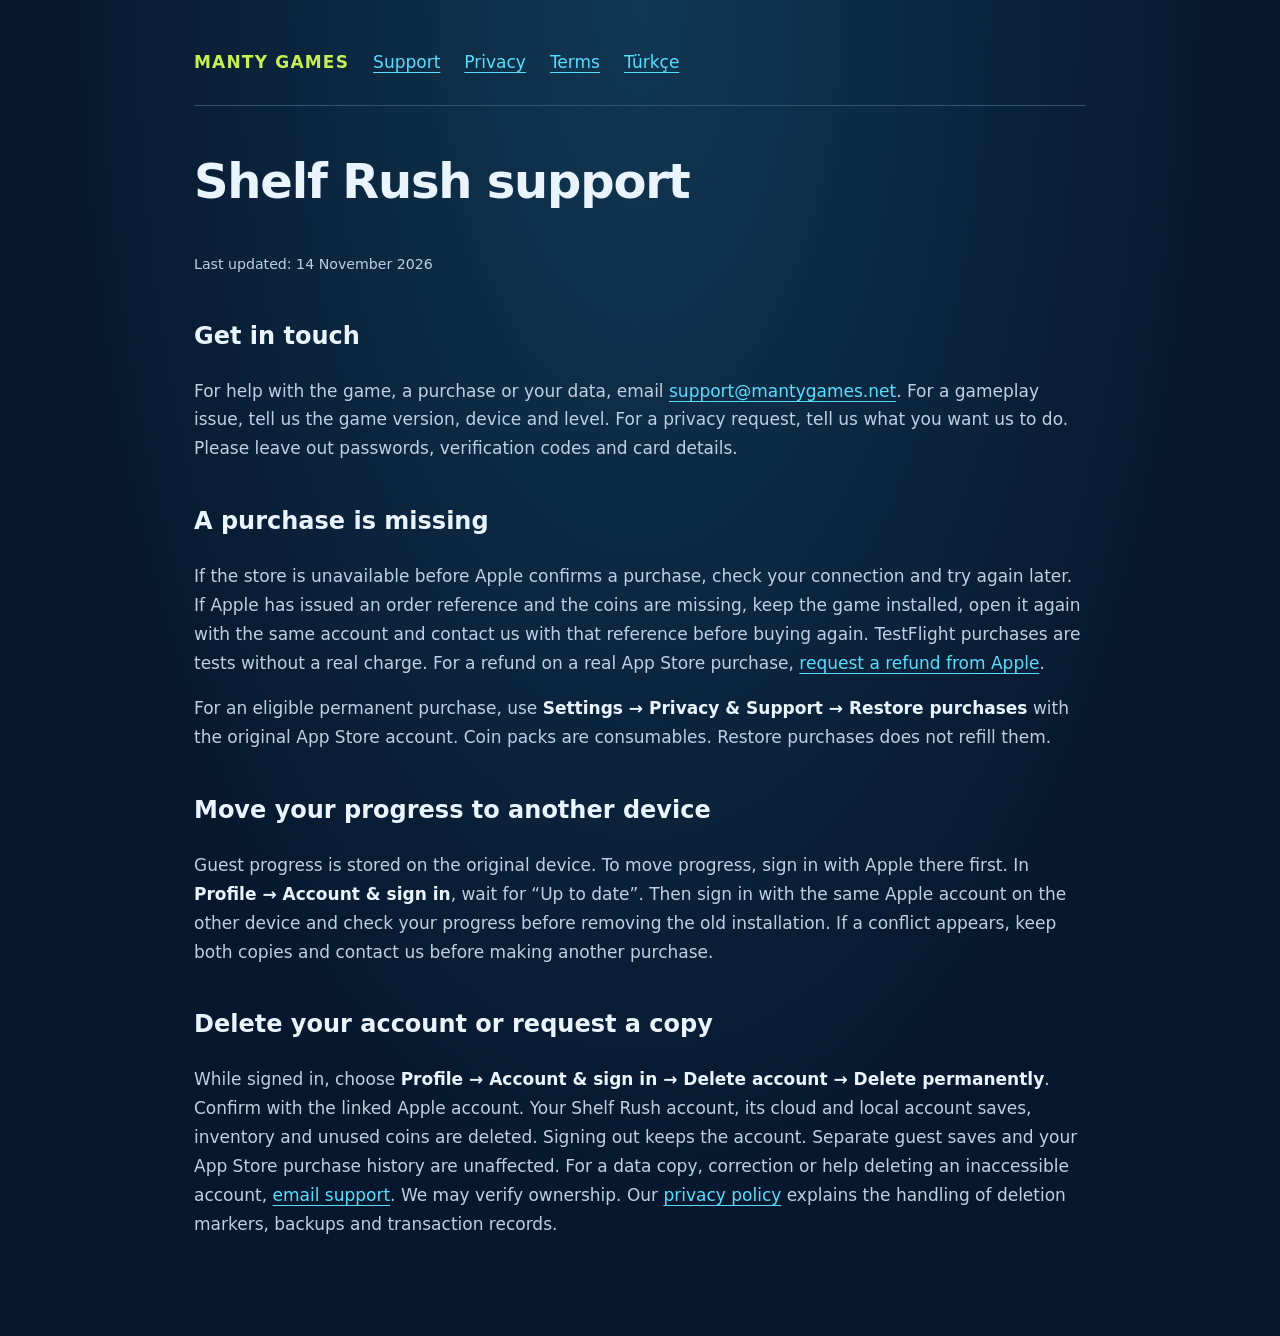
<file: index.html>
<!doctype html>
<html lang="en"><head><meta charset="utf-8"><meta name="viewport" content="width=device-width,initial-scale=1"><title>Manty Games — Support / Destek</title><link rel="stylesheet" href="style.css"><link rel="canonical" href="https://mantygames.net/support.html"><meta name="referrer" content="no-referrer"><meta http-equiv="Content-Security-Policy" content="default-src 'none'; style-src 'self'; img-src 'self' data:; base-uri 'none'; form-action 'none'; object-src 'none'"></head>
<body><main>
<section id="tr" lang="tr">
<nav aria-label="Gezinme"><a class="brand" href="https://mantygames.net/">MANTY GAMES</a><a href="https://mantygames.net/support.html#tr">Destek</a><a href="privacy.html#tr">Gizlilik</a><a href="terms.html#tr">Koşullar</a><a href="#en" lang="en">English</a></nav>
<h1>Shelf Rush desteği</h1>
<p><small>Son güncelleme: 14 Kasım 2026</small></p>
<h2>Bize ulaş</h2>
<p>Oyun, satın alma veya verilerinle ilgili yardım için <a href="mailto:support@mantygames.net">support@mantygames.net</a> adresine yazabilirsin. Bir oyun hatası için sürümü, cihaz modelini ve bölümü belirt. Gizlilik talebinde hangi işlemi istediğini yazman yeterli. Şifre, doğrulama kodu veya kart bilgisi gönderme.</p>
<h2>Satın aldığım ürün gelmedi</h2>
<p>Apple satın alımı onaylamadan önce mağazaya ulaşılamadığı uyarısını görürsen bağlantını kontrol edip daha sonra tekrar dene. Apple sipariş referansı verdiği hâlde coinler eksikse oyunu silmeden aynı hesapla yeniden aç. Yeniden satın almadan önce sipariş referansınla bize yaz. TestFlight alımları deneme amaçlıdır ve ücret alınmaz. Gerçek bir App Store ödemesinin iadesi için <a href="https://reportaproblem.apple.com/">Apple’a başvur</a>.</p>
<p>Uygun bir kalıcı satın alımı geri getirmek için alımı yaptığın App Store hesabıyla <strong>Ayarlar → Gizlilik ve Destek → Satın alımları yükle</strong> yolunu kullan. Coin paketleri tüketilebilir üründür. Bu düğme coin paketini yeniden vermez.</p>
<h2>İlerlememi başka cihaza nasıl taşırım?</h2>
<p>Misafir ilerlemesi oynadığın cihazda saklanır. İlerlemeyi taşımak için önce bu cihazda Apple ile giriş yap. <strong>Profil → Hesap ve giriş</strong> ekranında “Güncel” yazısını bekle. Ardından diğer cihazda aynı Apple hesabıyla giriş yap. Eski cihazdan oyunu kaldırmadan önce ilerlemeni kontrol et. Kayıt çakışması görürsen iki kurulumu da sakla ve yeni bir satın alım yapmadan önce bize yaz.</p>
<h2>Hesabımı silmek veya verilerimin kopyasını almak istiyorum</h2>
<p>Giriş yapmışken <strong>Profil → Hesap ve giriş → Hesabı sil → Kalıcı olarak sil</strong> yolunu izle. İstendiğinde bağlı Apple hesabınla onayla. Shelf Rush hesabın, ona ait bulut ve yerel kayıtlar, envanter ve kullanılmamış coinler silinir. Çıkış yapmak hesabı korur. Ayrı misafir kayıtların ve App Store işlem geçmişin bu işlemden etkilenmez. Veri kopyası, düzeltme veya erişemediğin bir hesabı silmek için <a href="mailto:support@mantygames.net">desteğe yaz</a>. Hesap sahipliğini doğrulamamız gerekebilir. Silme işareti, yedekler ve işlem kayıtlarının nasıl ele alındığını <a href="privacy.html#tr">gizlilik politikasında</a> bulabilirsin.</p>
</section>
<section id="en" lang="en">
<nav aria-label="Navigation"><a class="brand" href="https://mantygames.net/">MANTY GAMES</a><a href="https://mantygames.net/support.html#en">Support</a><a href="privacy.html#en">Privacy</a><a href="terms.html#en">Terms</a><a href="#tr" lang="tr">Türkçe</a></nav>
<h1>Shelf Rush support</h1>
<p><small>Last updated: 14 November 2026</small></p>
<h2>Get in touch</h2>
<p>For help with the game, a purchase or your data, email <a href="mailto:support@mantygames.net">support@mantygames.net</a>. For a gameplay issue, tell us the game version, device and level. For a privacy request, tell us what you want us to do. Please leave out passwords, verification codes and card details.</p>
<h2>A purchase is missing</h2>
<p>If the store is unavailable before Apple confirms a purchase, check your connection and try again later. If Apple has issued an order reference and the coins are missing, keep the game installed, open it again with the same account and contact us with that reference before buying again. TestFlight purchases are tests without a real charge. For a refund on a real App Store purchase, <a href="https://reportaproblem.apple.com/">request a refund from Apple</a>.</p>
<p>For an eligible permanent purchase, use <strong>Settings → Privacy &amp; Support → Restore purchases</strong> with the original App Store account. Coin packs are consumables. Restore purchases does not refill them.</p>
<h2>Move your progress to another device</h2>
<p>Guest progress is stored on the original device. To move progress, sign in with Apple there first. In <strong>Profile → Account &amp; sign in</strong>, wait for “Up to date”. Then sign in with the same Apple account on the other device and check your progress before removing the old installation. If a conflict appears, keep both copies and contact us before making another purchase.</p>
<h2 id="delete-account">Delete your account or request a copy</h2>
<p>While signed in, choose <strong>Profile → Account &amp; sign in → Delete account → Delete permanently</strong>. Confirm with the linked Apple account. Your Shelf Rush account, its cloud and local account saves, inventory and unused coins are deleted. Signing out keeps the account. Separate guest saves and your App Store purchase history are unaffected. For a data copy, correction or help deleting an inaccessible account, <a href="mailto:support@mantygames.net">email support</a>. We may verify ownership. Our <a href="privacy.html#en">privacy policy</a> explains the handling of deletion markers, backups and transaction records.</p>
</section>
</main></body></html>
</file>
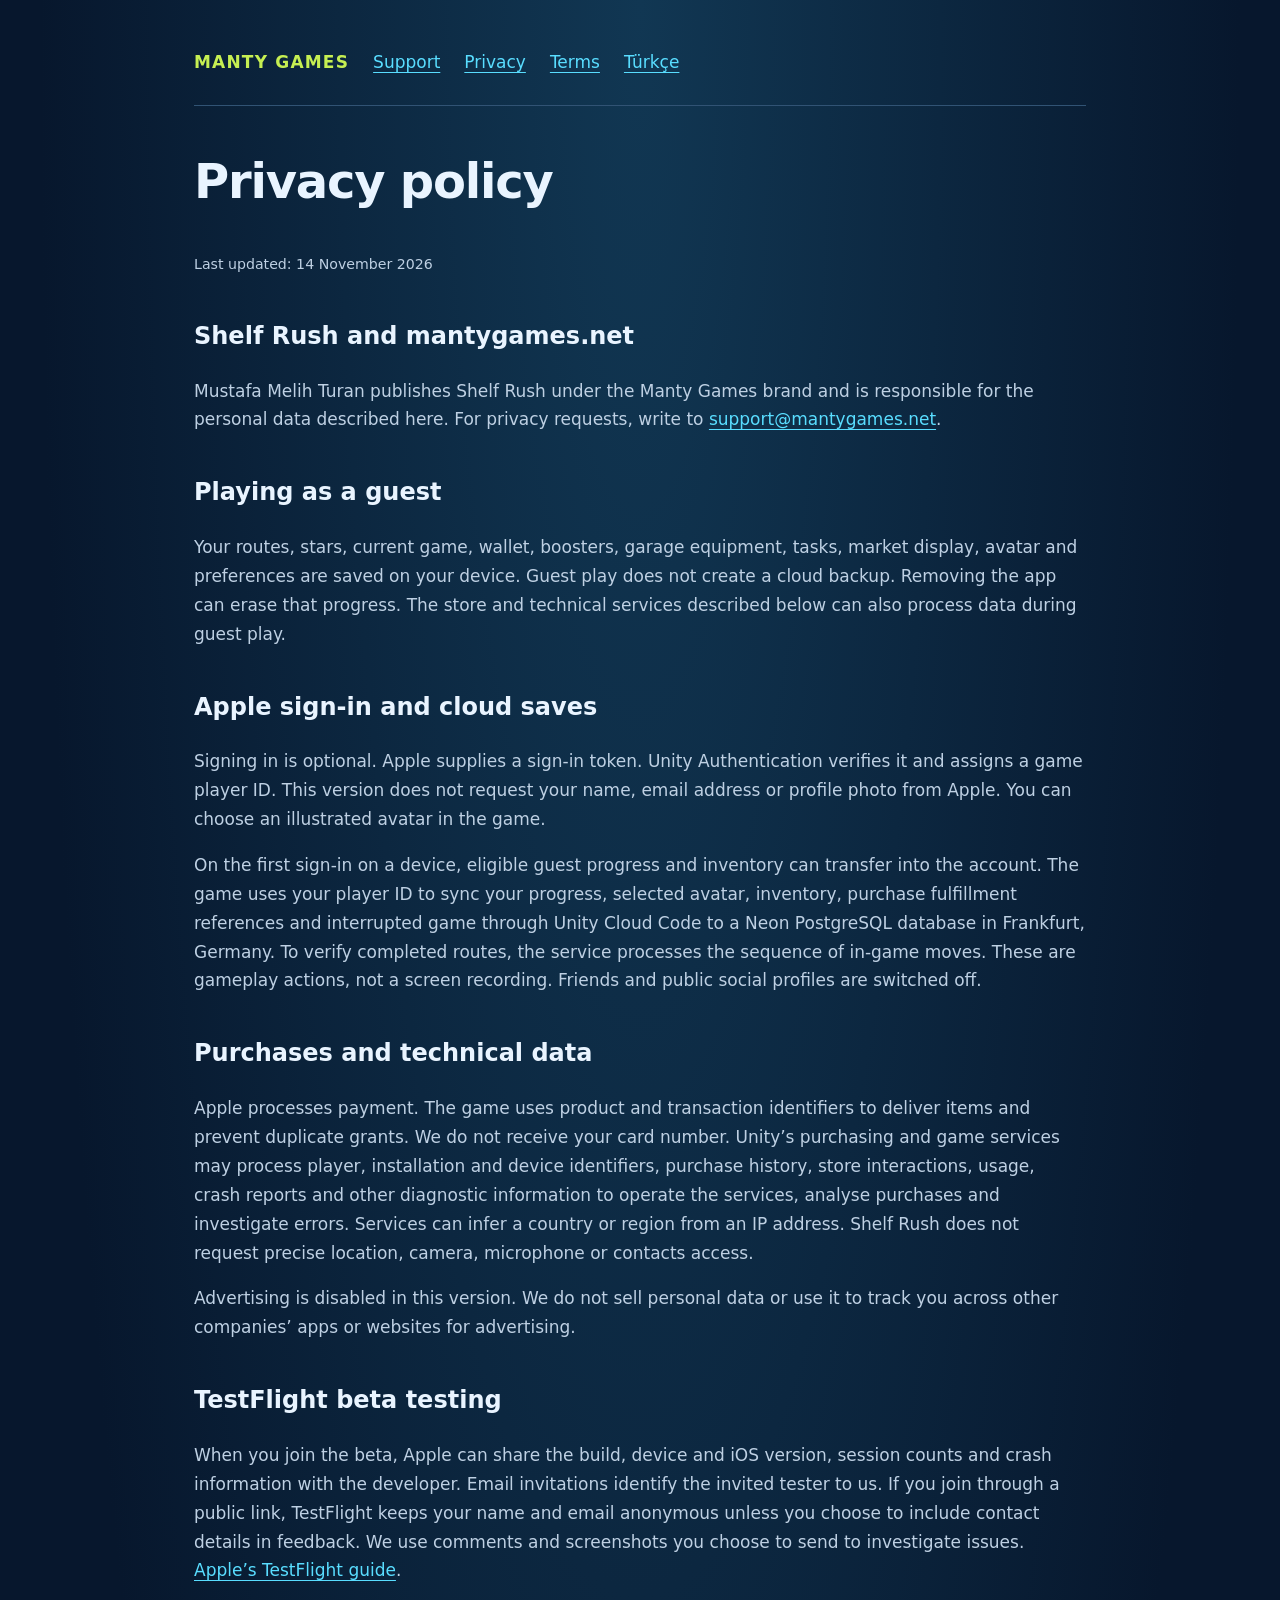
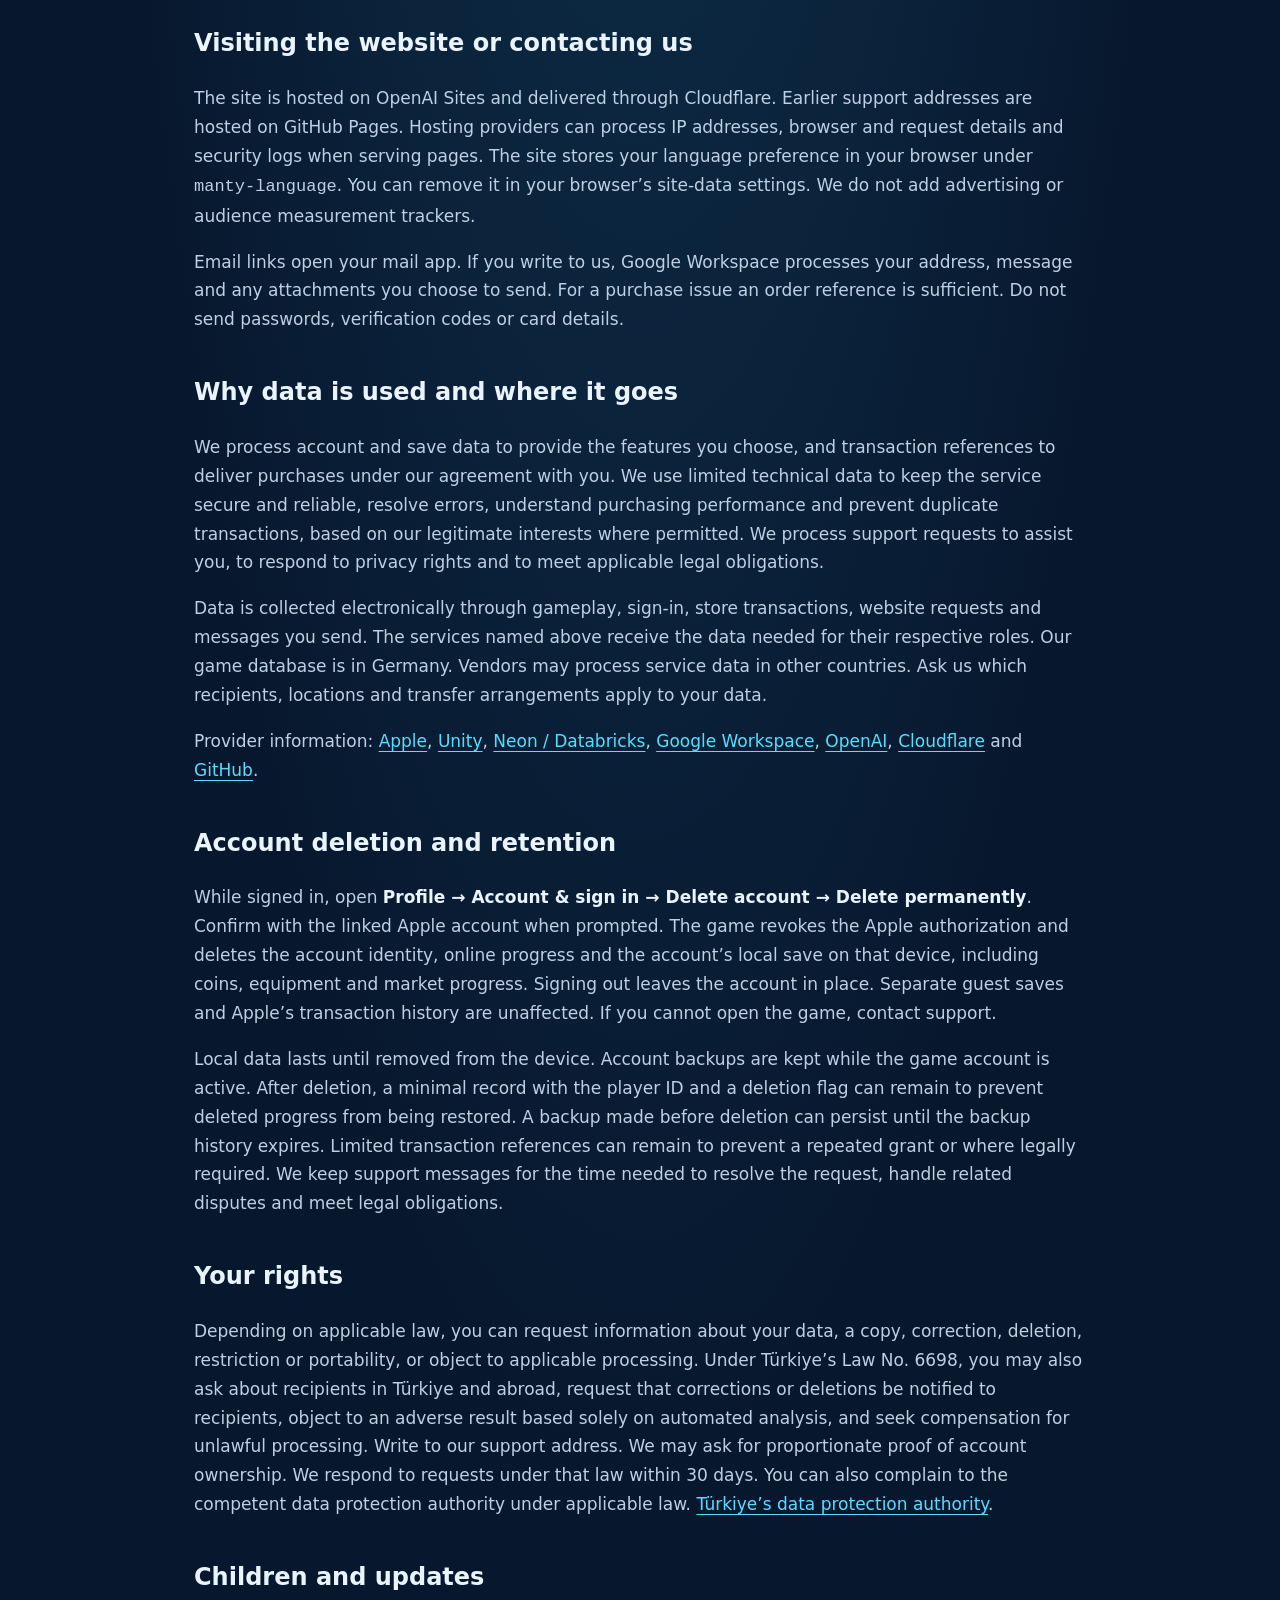
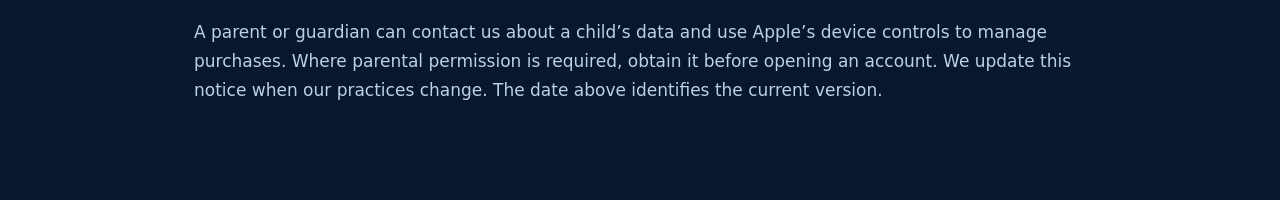
<file: privacy.html>
<!doctype html>
<html lang="en"><head><meta charset="utf-8"><meta name="viewport" content="width=device-width,initial-scale=1"><title>Manty Games — Privacy / Gizlilik</title><link rel="stylesheet" href="style.css"><link rel="canonical" href="https://mantygames.net/privacy.html"><meta name="referrer" content="no-referrer"><meta http-equiv="Content-Security-Policy" content="default-src 'none'; style-src 'self'; img-src 'self' data:; base-uri 'none'; form-action 'none'; object-src 'none'"></head>
<body><main>
<section id="tr" lang="tr">
<nav aria-label="Gezinme"><a class="brand" href="https://mantygames.net/">MANTY GAMES</a><a href="https://mantygames.net/support.html#tr">Destek</a><a href="privacy.html#tr">Gizlilik</a><a href="terms.html#tr">Koşullar</a><a href="#en" lang="en">English</a></nav>
<h1>Gizlilik politikası</h1>
<p><small>Son güncelleme: 14 Kasım 2026</small></p>
<h2>Shelf Rush ve mantygames.net</h2>
<p>Mustafa Melih Turan, Shelf Rush’ı Manty Games markasıyla yayımlar ve bu metinde açıklanan kişisel veriler için veri sorumlusudur. Gizlilik taleplerini <a href="mailto:support@mantygames.net">support@mantygames.net</a> adresine gönderebilirsin.</p>
<h2>Misafir olarak oynarken</h2>
<p>Bölümler, yıldızlar, yarım kalan oyun, coin bakiyesi, güçlendiriciler, garaj ekipmanları, görevler, market vitrini, avatar ve tercihler cihazında saklanır. Misafir oyunu buluta yedeklenmez. Uygulamayı silersen bu ilerlemeyi kaybedebilirsin. Aşağıda açıklanan mağaza ve teknik hizmetler misafir olarak oynarken de veri işleyebilir.</p>
<h2>Apple ile giriş ve bulut kaydı</h2>
<p>Giriş yapmak isteğe bağlıdır. Apple bir giriş belirteci gönderir. Unity Authentication bu belirteci doğrular ve sana bir oyuncu kimliği verir. Bu sürüm Apple’dan adını, e-posta adresini veya profil fotoğrafını istemez. Oyunda çizimli avatarlardan birini seçebilirsin.</p>
<p>Bir cihazda ilk kez giriş yaptığında, aktarılabilen misafir ilerlemesi ve envanterin hesaba taşınabilir. Oyun, oyuncu kimliğinle ilişkilendirdiği ilerlemeni, seçtiğin avatarı, envanterini, satın alımların teslim kayıtlarını ve yarım kalan oyununu Unity Cloud Code aracılığıyla Almanya’nın Frankfurt şehrindeki Neon PostgreSQL veritabanına eşitler. Bitirdiğin bölümleri doğrulamak için yaptığın oyun hamlelerinin sırasını işler. Ekran görüntüsü veya videosu kaydetmez. Arkadaş ve herkese açık sosyal profil özellikleri kapalıdır.</p>
<h2>Satın alımlar ve teknik veriler</h2>
<p>Ödemeyi Apple işler. Oyun, satın aldığın ürünü teslim etmek ve aynı alıma iki kez ödül vermemek için ürün ve işlem kimliklerini kullanır. Kart numaran bize iletilmez. Unity’nin satın alma ve oyun hizmetleri, hizmeti çalıştırmak, satın alımları analiz etmek ve hataları gidermek için oyuncu, kurulum ve cihaz kimliklerini, satın alma geçmişini, mağaza etkileşimlerini, kullanım bilgilerini, çökme kayıtlarını ve diğer tanılama verilerini işleyebilir. Hizmet sağlayıcılar IP adresinden ülke veya bölge çıkarabilir. Shelf Rush kesin konumuna, kamerana, mikrofonuna veya rehberine erişim istemez.</p>
<p>Bu sürümde reklamlar kapalıdır. Kişisel verileri satmıyoruz. Başka şirketlerin uygulama veya sitelerindeki davranışlarını reklam amacıyla izlemiyoruz.</p>
<h2>TestFlight beta testi</h2>
<p>Betaya katıldığında Apple, kullanılan oyun sürümü, cihaz ve iOS sürümü, oturum ve çökme bilgilerini geliştiriciyle paylaşabilir. E-posta davetiyle katılırsan davet bilgilerin bize görünür. Herkese açık davet bağlantısıyla katılırsan TestFlight’ta adın ve e-postan gizli kalır, ancak geri bildirime iletişim bilgilerini kendin ekleyebilirsin. Göndermeyi seçtiğin yorumları ve ekran görüntülerini hataları incelemek için kullanırız. <a href="https://testflight.apple.com/">Apple’ın TestFlight açıklaması</a>.</p>
<h2>Siteyi ziyaret ettiğinde veya bize yazdığında</h2>
<p>Site OpenAI Sites’ta barındırılır ve Cloudflare üzerinden sunulur. Önceki destek adresleri GitHub Pages üzerindedir. Sayfaları sunmak ve güvenliği sağlamak için bu hizmetler IP adresini, tarayıcı ve istek bilgilerini ve teknik günlükleri işleyebilir. Site, dil tercihini tarayıcında <code>manty-language</code> adıyla saklar. İstersen tarayıcının site verileri ayarlarından silebilirsin. Siteye reklam veya ziyaretçi ölçüm izleyicisi eklemiyoruz.</p>
<p>E-posta bağlantıları kendi posta uygulamanı açar. Bize yazdığında adresin, mesajın ve eklemeyi seçtiğin dosyalar Google Workspace üzerinden işlenir. Satın alma sorunlarında sipariş referansı yeterlidir. Şifre, doğrulama kodu veya kart bilgisi gönderme.</p>
<h2>İşleme amaçları, hukuki sebepler ve aktarım</h2>
<p>Hesap ve kayıt verilerini seçtiğin hizmetleri sunmak, işlem referanslarını ise sözleşmemiz kapsamındaki alımları teslim etmek için işleriz. Hizmeti güvenli ve çalışır tutmak, hataları incelemek, mağaza işlemlerinin performansını anlamak ve mükerrer işlemleri önlemek için sınırlı teknik verileri, hukuken izin verildiği ölçüde meşru menfaatimize dayanarak kullanırız. Destek taleplerini sana yardımcı olmak, veri haklarına ilişkin başvurularını yanıtlamak ve yasal yükümlülüklerimizi yerine getirmek için işleriz.</p>
<p>Veriler oyun, giriş, mağaza işlemleri, web istekleri ve gönderdiğin iletiler yoluyla elektronik ortamda toplanır. Yukarıda adı geçen hizmetler kendi görevleri için gerekli verileri alır. Oyun veritabanımız Almanya’dadır. Sağlayıcılar hizmet verilerini başka ülkelerde de işleyebilir. Verilerinle ilgili alıcıları, ülkeleri ve uygulanan aktarım düzenlemelerini bize sorabilirsin.</p>
<p>Sağlayıcıların gizlilik bilgileri: <a href="https://www.apple.com/legal/privacy/">Apple</a>, <a href="https://unity.com/legal/privacy-policy">Unity</a>, <a href="https://www.databricks.com/legal/privacynotice">Neon / Databricks</a>, <a href="https://cloud.google.com/terms/cloud-privacy-notice">Google Workspace</a>, <a href="https://openai.com/policies/privacy-policy/">OpenAI</a>, <a href="https://www.cloudflare.com/privacypolicy/">Cloudflare</a> ve <a href="https://docs.github.com/en/site-policy/privacy-policies/github-general-privacy-statement">GitHub</a>.</p>
<h2>Hesap silme ve saklama</h2>
<p>Giriş yapmışken <strong>Profil → Hesap ve giriş → Hesabı sil → Kalıcı olarak sil</strong> yolunu izle. İstendiğinde bağlı Apple hesabınla işlemi onayla. Oyun Apple giriş yetkisini iptal eder ve oyun hesabının kimliğini, bulut kaydını ve o cihazdaki hesaba ait yerel kaydı siler. Bunlara coinler, ekipmanlar ve market ilerlemesi dahildir. Çıkış yapmak hesabı korur. Ayrı misafir kayıtların ve Apple’ın işlem geçmişi bu silme işleminden etkilenmez. Oyunu açamıyorsan desteğe yazabilirsin.</p>
<p>Yerel veriler cihazdan kaldırılana kadar, hesabın bulut kaydı ise hesap etkin olduğu sürece saklanır. Silinen ilerlemenin geri gelmesini önlemek için oyuncu kimliği ve silme işaretinden oluşan sınırlı bir kayıt kalabilir. Silmeden önce alınan yedek, yedek geçmişinin saklama süresi dolana kadar kalabilir. Aynı satın alımı yeniden teslim etmeyi önlemek veya yasal yükümlülükler için sınırlı işlem referansları saklanabilir. Destek yazışmaları talebi çözmek, ilgili uyuşmazlıkları ele almak ve yasal yükümlülükleri yerine getirmek için gereken süreyle tutulur.</p>
<h2>Verilerinle ilgili hakların</h2>
<p>Geçerli mevzuata göre verilerin hakkında bilgi veya kopya isteyebilir, düzeltme, silme, işlemeyi kısıtlama ya da taşınabilirlik talebinde bulunabilir, ilgili işlemeye itiraz edebilirsin. 6698 sayılı Kanun kapsamında verilerinin yurt içinde ve dışında aktarıldığı alıcıları öğrenebilir, düzeltme veya silmenin bu alıcılara bildirilmesini isteyebilir, yalnızca otomatik analizle aleyhine çıkan sonuca itiraz edebilir ve hukuka aykırı işleme nedeniyle uğradığın zararın giderilmesini talep edebilirsin. Destek adresimize yazabilirsin. Hesabın sana ait olduğunu doğrulamak için gerekli ölçüde bilgi isteyebiliriz. Kanun kapsamındaki başvuruları en geç 30 gün içinde yanıtlarız. Mevzuattaki koşullarla ilgili veri koruma otoritesine şikâyette bulunabilirsin. <a href="https://www.kvkk.gov.tr/Icerik/2046/Ilgili-Kisiler-Tarafindan-Yapilan-Basvurularin-Cevaplanmasi-Yukumlulugu">Kişisel Verileri Koruma Kurumu</a>.</p>
<h2>Çocuklar ve güncellemeler</h2>
<p>Ebeveyn veya vasi, çocuğunun verileri hakkında bize yazabilir ve satın alımları Apple’ın cihaz ayarlarından yönetebilir. Ebeveyn izninin gerektiği durumlarda hesap açmadan önce bu izni al. Veri işleme uygulamalarımız değiştiğinde bu metni güncelleriz. Üstteki tarih geçerli sürümü gösterir.</p>
</section>
<section id="en" lang="en">
<nav aria-label="Navigation"><a class="brand" href="https://mantygames.net/">MANTY GAMES</a><a href="https://mantygames.net/support.html#en">Support</a><a href="privacy.html#en">Privacy</a><a href="terms.html#en">Terms</a><a href="#tr" lang="tr">Türkçe</a></nav>
<h1>Privacy policy</h1>
<p><small>Last updated: 14 November 2026</small></p>
<h2>Shelf Rush and mantygames.net</h2>
<p>Mustafa Melih Turan publishes Shelf Rush under the Manty Games brand and is responsible for the personal data described here. For privacy requests, write to <a href="mailto:support@mantygames.net">support@mantygames.net</a>.</p>
<h2>Playing as a guest</h2>
<p>Your routes, stars, current game, wallet, boosters, garage equipment, tasks, market display, avatar and preferences are saved on your device. Guest play does not create a cloud backup. Removing the app can erase that progress. The store and technical services described below can also process data during guest play.</p>
<h2>Apple sign-in and cloud saves</h2>
<p>Signing in is optional. Apple supplies a sign-in token. Unity Authentication verifies it and assigns a game player ID. This version does not request your name, email address or profile photo from Apple. You can choose an illustrated avatar in the game.</p>
<p>On the first sign-in on a device, eligible guest progress and inventory can transfer into the account. The game uses your player ID to sync your progress, selected avatar, inventory, purchase fulfillment references and interrupted game through Unity Cloud Code to a Neon PostgreSQL database in Frankfurt, Germany. To verify completed routes, the service processes the sequence of in-game moves. These are gameplay actions, not a screen recording. Friends and public social profiles are switched off.</p>
<h2>Purchases and technical data</h2>
<p>Apple processes payment. The game uses product and transaction identifiers to deliver items and prevent duplicate grants. We do not receive your card number. Unity’s purchasing and game services may process player, installation and device identifiers, purchase history, store interactions, usage, crash reports and other diagnostic information to operate the services, analyse purchases and investigate errors. Services can infer a country or region from an IP address. Shelf Rush does not request precise location, camera, microphone or contacts access.</p>
<p>Advertising is disabled in this version. We do not sell personal data or use it to track you across other companies’ apps or websites for advertising.</p>
<h2>TestFlight beta testing</h2>
<p>When you join the beta, Apple can share the build, device and iOS version, session counts and crash information with the developer. Email invitations identify the invited tester to us. If you join through a public link, TestFlight keeps your name and email anonymous unless you choose to include contact details in feedback. We use comments and screenshots you choose to send to investigate issues. <a href="https://testflight.apple.com/">Apple’s TestFlight guide</a>.</p>
<h2>Visiting the website or contacting us</h2>
<p>The site is hosted on OpenAI Sites and delivered through Cloudflare. Earlier support addresses are hosted on GitHub Pages. Hosting providers can process IP addresses, browser and request details and security logs when serving pages. The site stores your language preference in your browser under <code>manty-language</code>. You can remove it in your browser’s site-data settings. We do not add advertising or audience measurement trackers.</p>
<p>Email links open your mail app. If you write to us, Google Workspace processes your address, message and any attachments you choose to send. For a purchase issue an order reference is sufficient. Do not send passwords, verification codes or card details.</p>
<h2>Why data is used and where it goes</h2>
<p>We process account and save data to provide the features you choose, and transaction references to deliver purchases under our agreement with you. We use limited technical data to keep the service secure and reliable, resolve errors, understand purchasing performance and prevent duplicate transactions, based on our legitimate interests where permitted. We process support requests to assist you, to respond to privacy rights and to meet applicable legal obligations.</p>
<p>Data is collected electronically through gameplay, sign-in, store transactions, website requests and messages you send. The services named above receive the data needed for their respective roles. Our game database is in Germany. Vendors may process service data in other countries. Ask us which recipients, locations and transfer arrangements apply to your data.</p>
<p>Provider information: <a href="https://www.apple.com/legal/privacy/">Apple</a>, <a href="https://unity.com/legal/privacy-policy">Unity</a>, <a href="https://www.databricks.com/legal/privacynotice">Neon / Databricks</a>, <a href="https://cloud.google.com/terms/cloud-privacy-notice">Google Workspace</a>, <a href="https://openai.com/policies/privacy-policy/">OpenAI</a>, <a href="https://www.cloudflare.com/privacypolicy/">Cloudflare</a> and <a href="https://docs.github.com/en/site-policy/privacy-policies/github-general-privacy-statement">GitHub</a>.</p>
<h2>Account deletion and retention</h2>
<p>While signed in, open <strong>Profile → Account &amp; sign in → Delete account → Delete permanently</strong>. Confirm with the linked Apple account when prompted. The game revokes the Apple authorization and deletes the account identity, online progress and the account’s local save on that device, including coins, equipment and market progress. Signing out leaves the account in place. Separate guest saves and Apple’s transaction history are unaffected. If you cannot open the game, contact support.</p>
<p>Local data lasts until removed from the device. Account backups are kept while the game account is active. After deletion, a minimal record with the player ID and a deletion flag can remain to prevent deleted progress from being restored. A backup made before deletion can persist until the backup history expires. Limited transaction references can remain to prevent a repeated grant or where legally required. We keep support messages for the time needed to resolve the request, handle related disputes and meet legal obligations.</p>
<h2>Your rights</h2>
<p>Depending on applicable law, you can request information about your data, a copy, correction, deletion, restriction or portability, or object to applicable processing. Under Türkiye’s Law No. 6698, you may also ask about recipients in Türkiye and abroad, request that corrections or deletions be notified to recipients, object to an adverse result based solely on automated analysis, and seek compensation for unlawful processing. Write to our support address. We may ask for proportionate proof of account ownership. We respond to requests under that law within 30 days. You can also complain to the competent data protection authority under applicable law. <a href="https://www.kvkk.gov.tr/Icerik/2046/Ilgili-Kisiler-Tarafindan-Yapilan-Basvurularin-Cevaplanmasi-Yukumlulugu">Türkiye’s data protection authority</a>.</p>
<h2>Children and updates</h2>
<p>A parent or guardian can contact us about a child’s data and use Apple’s device controls to manage purchases. Where parental permission is required, obtain it before opening an account. We update this notice when our practices change. The date above identifies the current version.</p>
</section>
</main></body></html>
</file>
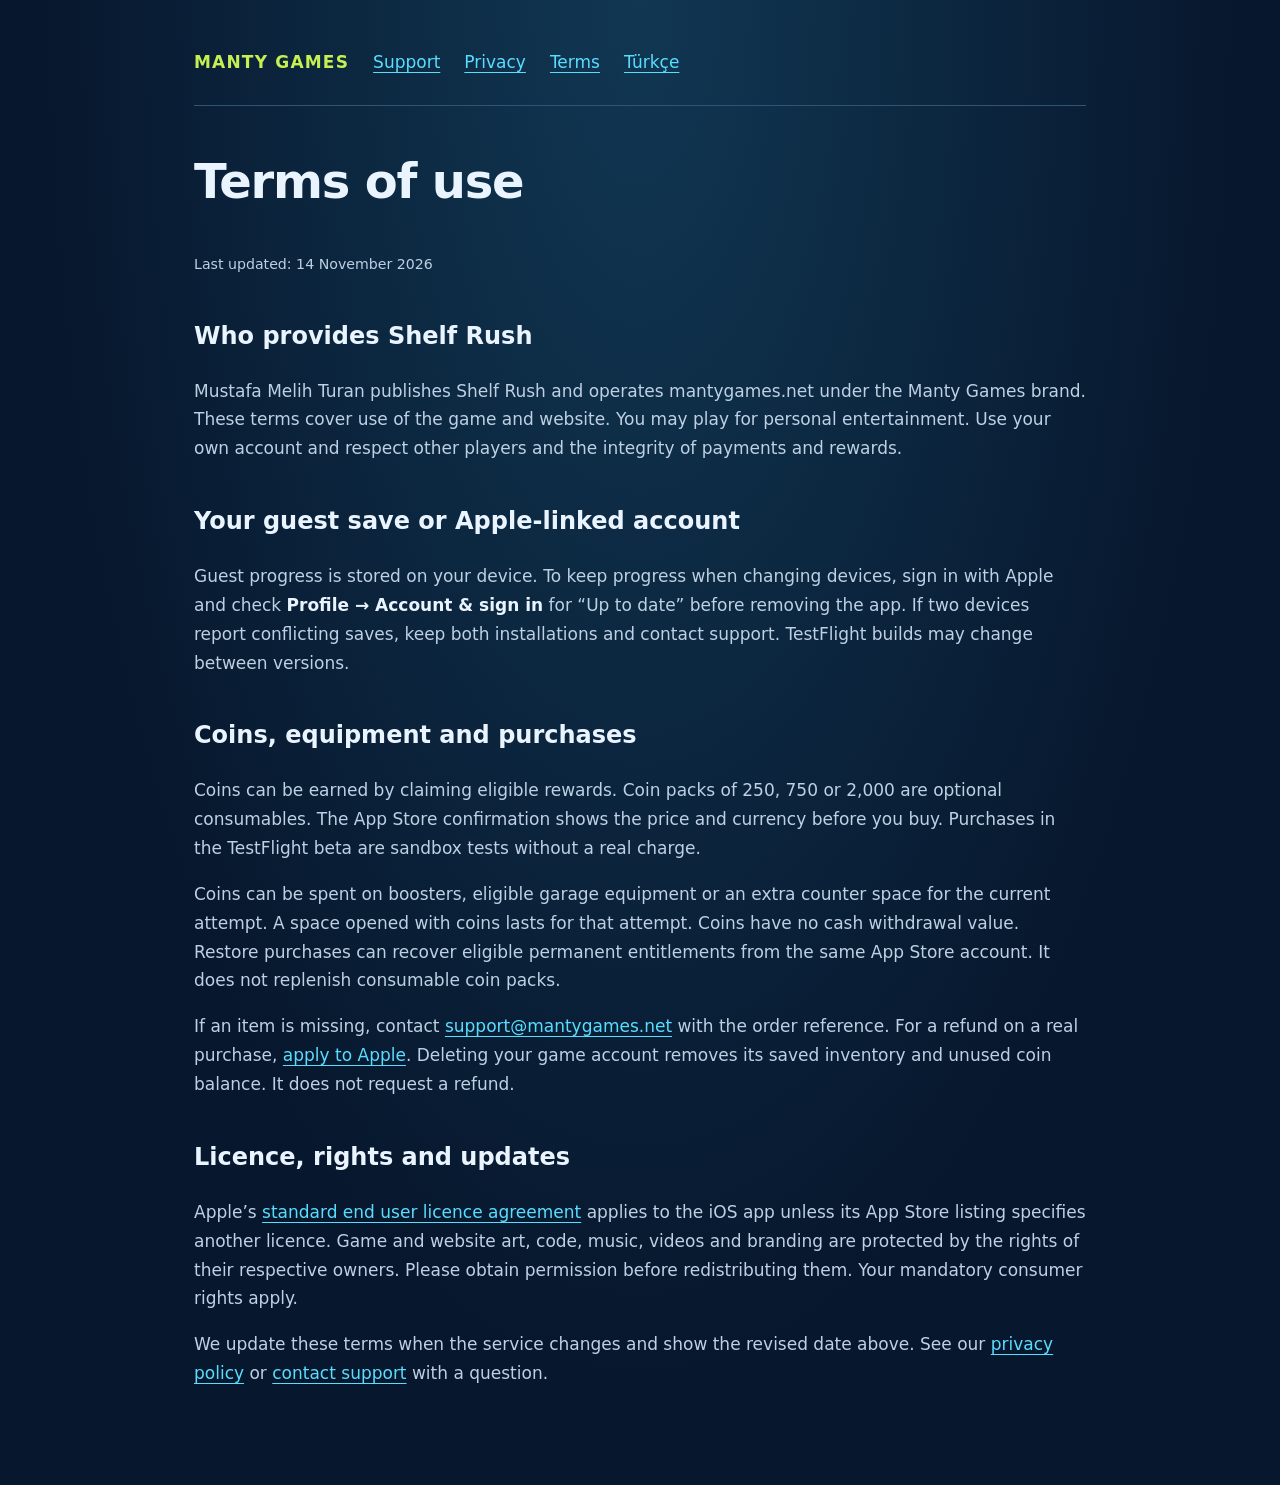
<file: terms.html>
<!doctype html>
<html lang="en"><head><meta charset="utf-8"><meta name="viewport" content="width=device-width,initial-scale=1"><title>Manty Games — Terms / Koşullar</title><link rel="stylesheet" href="style.css"><link rel="canonical" href="https://mantygames.net/terms.html"><meta name="referrer" content="no-referrer"><meta http-equiv="Content-Security-Policy" content="default-src 'none'; style-src 'self'; img-src 'self' data:; base-uri 'none'; form-action 'none'; object-src 'none'"></head>
<body><main>
<section id="tr" lang="tr">
<nav aria-label="Gezinme"><a class="brand" href="https://mantygames.net/">MANTY GAMES</a><a href="https://mantygames.net/support.html#tr">Destek</a><a href="privacy.html#tr">Gizlilik</a><a href="terms.html#tr">Koşullar</a><a href="#en" lang="en">English</a></nav>
<h1>Kullanım koşulları</h1>
<p><small>Son güncelleme: 14 Kasım 2026</small></p>
<h2>Shelf Rush’ın yayıncısı</h2>
<p>Mustafa Melih Turan, Shelf Rush’ı Manty Games markasıyla yayımlar ve mantygames.net sitesini işletir. Bu koşullar oyun ve site kullanımı için geçerlidir. Oyunu kişisel eğlence amacıyla oynayabilirsin. Kendi hesabını kullan, diğer oyuncuların haklarına saygı göster ve ödeme veya ödül sistemlerini kötüye kullanma.</p>
<h2>Misafir kaydı ve Apple ile bağlı hesap</h2>
<p>Misafir ilerlemesi cihazında saklanır. Cihaz değiştirirken ilerlemeni korumak için Apple ile giriş yap ve uygulamayı kaldırmadan önce <strong>Profil → Hesap ve giriş</strong> ekranında “Güncel” yazdığını kontrol et. İki cihazda farklı kayıt uyarısı görürsen her iki kurulumu da koru ve desteğe yaz. TestFlight sürümlerinin özellikleri güncellemelerle değişebilir.</p>
<h2>Coinler, ekipman ve satın alımlar</h2>
<p>Ödüle hak kazandığında onu alarak coin kazanabilirsin. 250, 750 ve 2.000 coinlik paketler isteğe bağlı, tüketilebilir ürünlerdir. Satın almadan önce App Store onay ekranında fiyatı ve para birimini görürsün. TestFlight betasındaki satın alımlar deneme ortamında yapılır ve ücret alınmaz.</p>
<p>Coinleri güçlendiriciler, açılmış garaj ekipmanları veya o denemede kullanacağın ek tezgâh gözü için harcayabilirsin. Coinle açtığın göz o denemenin sonuna kadar geçerlidir. Coinlerin nakit karşılığı yoktur. Satın alımları geri yükleme, aynı App Store hesabına ait uygun kalıcı hakları geri getirir. Tüketilebilir coin paketleri yeniden verilmez.</p>
<p>Satın aldığın ürün eksikse sipariş referansınla <a href="mailto:support@mantygames.net">support@mantygames.net</a> adresine yaz. Gerçek ödemelerin iadesi için <a href="https://reportaproblem.apple.com/">Apple’a başvur</a>. Oyun hesabını silmek o hesabın envanterini ve kullanılmamış coin bakiyesini siler. Bu işlem iade başvurusu oluşturmaz.</p>
<h2>Lisans, haklar ve güncellemeler</h2>
<p>Mağaza sayfasında başka bir lisans belirtilmedikçe iOS uygulamasında <a href="https://www.apple.com/legal/internet-services/itunes/dev/stdeula/">Apple’ın standart son kullanıcı lisansı</a> geçerlidir. Oyunun ve sitenin görselleri, kodu, müzikleri, videoları ve marka öğeleri ilgili hak sahiplerine aittir. Bunları yeniden dağıtmadan önce izin al. Kanundan doğan tüketici hakların saklıdır.</p>
<p>Hizmet değiştiğinde bu koşulları günceller ve tarihi üstte belirtiriz. Soruların için <a href="privacy.html#tr">gizlilik politikasını</a> inceleyebilir veya <a href="https://mantygames.net/support.html#tr">desteğe ulaşabilirsin</a>.</p>
</section>
<section id="en" lang="en">
<nav aria-label="Navigation"><a class="brand" href="https://mantygames.net/">MANTY GAMES</a><a href="https://mantygames.net/support.html#en">Support</a><a href="privacy.html#en">Privacy</a><a href="terms.html#en">Terms</a><a href="#tr" lang="tr">Türkçe</a></nav>
<h1>Terms of use</h1>
<p><small>Last updated: 14 November 2026</small></p>
<h2>Who provides Shelf Rush</h2>
<p>Mustafa Melih Turan publishes Shelf Rush and operates mantygames.net under the Manty Games brand. These terms cover use of the game and website. You may play for personal entertainment. Use your own account and respect other players and the integrity of payments and rewards.</p>
<h2>Your guest save or Apple-linked account</h2>
<p>Guest progress is stored on your device. To keep progress when changing devices, sign in with Apple and check <strong>Profile → Account &amp; sign in</strong> for “Up to date” before removing the app. If two devices report conflicting saves, keep both installations and contact support. TestFlight builds may change between versions.</p>
<h2>Coins, equipment and purchases</h2>
<p>Coins can be earned by claiming eligible rewards. Coin packs of 250, 750 or 2,000 are optional consumables. The App Store confirmation shows the price and currency before you buy. Purchases in the TestFlight beta are sandbox tests without a real charge.</p>
<p>Coins can be spent on boosters, eligible garage equipment or an extra counter space for the current attempt. A space opened with coins lasts for that attempt. Coins have no cash withdrawal value. Restore purchases can recover eligible permanent entitlements from the same App Store account. It does not replenish consumable coin packs.</p>
<p>If an item is missing, contact <a href="mailto:support@mantygames.net">support@mantygames.net</a> with the order reference. For a refund on a real purchase, <a href="https://reportaproblem.apple.com/">apply to Apple</a>. Deleting your game account removes its saved inventory and unused coin balance. It does not request a refund.</p>
<h2>Licence, rights and updates</h2>
<p>Apple’s <a href="https://www.apple.com/legal/internet-services/itunes/dev/stdeula/">standard end user licence agreement</a> applies to the iOS app unless its App Store listing specifies another licence. Game and website art, code, music, videos and branding are protected by the rights of their respective owners. Please obtain permission before redistributing them. Your mandatory consumer rights apply.</p>
<p>We update these terms when the service changes and show the revised date above. See our <a href="privacy.html#en">privacy policy</a> or <a href="https://mantygames.net/support.html#en">contact support</a> with a question.</p>
</section>
</main></body></html>
</file>
<file: style.css>
:root{color-scheme:dark;--bg:#07172d;--panel:#102946;--text:#e9f4ff;--muted:#bed0e3;--cyan:#59ddff}*{box-sizing:border-box}body{margin:0;font:17px/1.7 system-ui,-apple-system,BlinkMacSystemFont,sans-serif;background:var(--bg);color:var(--text)}main{max-width:900px;margin:auto;padding:40px 24px 80px}nav{display:flex;gap:24px;flex-wrap:wrap;border-bottom:1px solid #315374;padding-bottom:20px}a{color:var(--cyan);text-underline-offset:4px}h1{font-size:clamp(32px,6vw,48px);line-height:1.15;margin-top:48px}h2{font-size:24px;margin-top:38px}h3{font-size:19px}p,li{color:var(--muted)}.card{background:var(--panel);padding:24px;border:1px solid #315374;border-radius:18px;margin:28px 0}.button{display:inline-block;padding:12px 20px;border:1px solid var(--cyan);border-radius:12px;text-decoration:none}small{color:var(--muted)}section{scroll-margin-top:24px}hr{border:0;border-top:1px solid #315374;margin:52px 0}strong{color:var(--text)}@media(prefers-reduced-motion:reduce){*{scroll-behavior:auto!important}}

nav .brand{color:#c6ef52;font-weight:800;text-decoration:none;letter-spacing:.07em}a:focus-visible{outline:3px solid #c6ef52;outline-offset:5px}a,code{overflow-wrap:anywhere}nav a{padding:8px 0}main{max-width:940px}h1{letter-spacing:-.025em}body{background:radial-gradient(ellipse at top,#113753 0,#07172d 600px)}
main > #tr { display: none; } main > #tr:target { display: block; } main > #tr:target ~ #en { display: none; }
</file>
